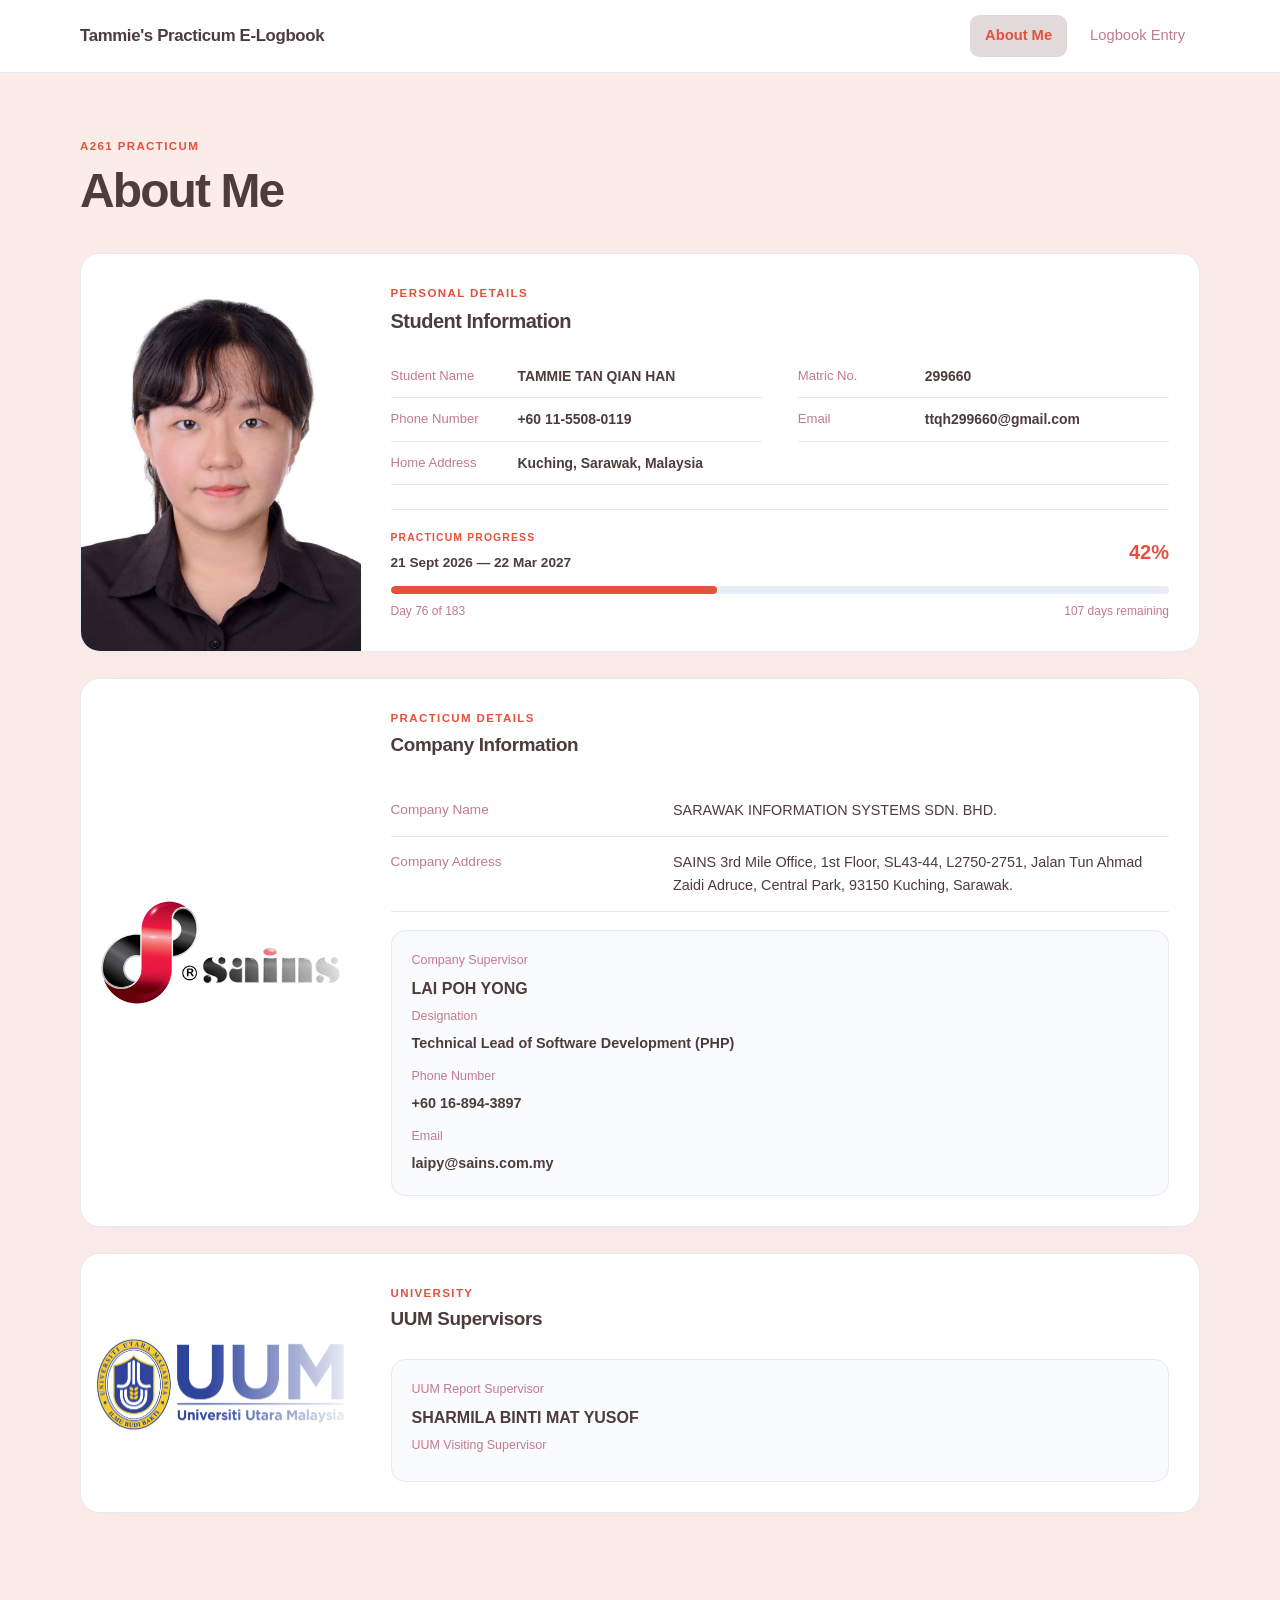
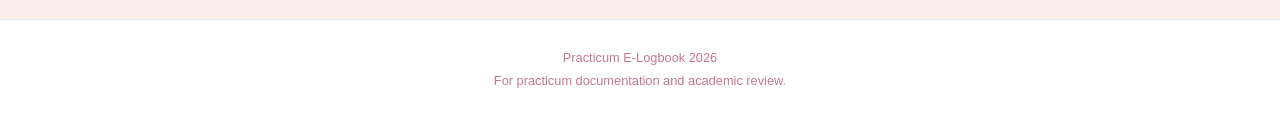
<file: index.html>
<!DOCTYPE html>
<html lang="en">
<head>
    <meta charset="UTF-8">
    <meta name="viewport" content="width=device-width, initial-scale=1.0">

    <title>Practicum E-Logbook | About Me</title>

    <link rel="stylesheet" href="assets/css/style.css">
</head>

<body>

    <!-- =========================
         HEADER / NAVIGATION
    ========================== -->
    <header class="site-header">
        <div class="navbar container">

            <a href="index.html" class="brand">
                Tammie's Practicum E-Logbook
            </a>

            <nav class="nav-menu">
                <a href="index.html" class="nav-link active">
                    About Me
                </a>

                <a href="logbook.html" class="nav-link">
                    Logbook Entry
                </a>
            </nav>

        </div>
    </header>


    <!-- =========================
         MAIN CONTENT
    ========================== -->
    <main class="container main-content">

        <!-- Page Introduction -->
        <section class="page-heading">
            <p class="eyebrow">A261 PRACTICUM</p>

            <h1>About Me</h1>

        </section>

<!-- ========================================
     STUDENT PROFILE + PRACTICUM PROGRESS
========================================= -->

<section
    class="about-profile"
    id="practicumProgress"
    data-start-date="2026-09-21"
    data-end-date="2027-03-22"
>

<!-- LEFT: PROFILE PHOTO -->

<div class="panel-visual profile-visual">

<img 
    alt="Student Profile Photo" 
    class="panel-image profile-image" 
    src="images/profile.jpg"/>
</div>


    <!-- RIGHT: INFORMATION -->
    <div class="about-profile-content">


        <!-- STUDENT INFORMATION -->

        <div class="about-section-heading">

            <p class="section-label">
                PERSONAL DETAILS
            </p>

            <h2>
                Student Information
            </h2>

        </div>


        <div class="student-details-grid">

            <div class="student-detail">
                <span>Student Name</span>
                <strong>TAMMIE TAN QIAN HAN</strong>
            </div>


            <div class="student-detail">
                <span>Matric No.</span>
                <strong>299660</strong>
            </div>


            <div class="student-detail">
                <span>Phone Number</span>
                <strong>+60 11-5508-0119</strong>
            </div>


            <div class="student-detail">
                <span>Email</span>
                <strong>ttqh299660@gmail.com</strong>
            </div>


            <div class="student-detail full-width">
                <span>Home Address</span>
                <strong>
                    Kuching, Sarawak, Malaysia
                </strong>
            </div>

        </div>



        <!-- PRACTICUM PROGRESS -->

        <div class="profile-progress">

            <div class="profile-progress-heading">

                <div>

                    <p class="progress-label">
                        PRACTICUM PROGRESS
                    </p>

                    <strong id="practicumDateRange">
                        21 Sept 2026 — 22 Mar 2027
                    </strong>

                </div>


                <span
                    class="profile-progress-percent"
                    id="progressPercentage"
                >
                    0%
                </span>

            </div>


            <div class="profile-progress-track">

                <div
                    class="profile-progress-fill"
                    id="progressFill"
                ></div>

            </div>


            <div class="profile-progress-footer">

                <span id="progressDay">
                    Day 0
                </span>

                <span id="remainingDays">
                    —
                </span>

            </div>

        </div>

    </div>

</section>
       

        <section>
            <!-- COMPANY INFORMATION -->
                <article class="info-card branded-panel">
                    <div class="panel-visual logo-visual">
                        <img alt="Company Logo placeholder" 
                             class="panel-image logo-image" 
                             src="images/logo_sains.png"/></div>
                             
                            <div class="panel-information">
                            <div class="card-heading">
                                <div>

                                    <p class="section-label">
                                        PRACTICUM DETAILS
                                    </p>

                                    <h2>Company Information</h2>

                                </div>
                            </div>


                <div class="info-list">

                    <div class="info-row">
                        <span class="info-label">
                            Company Name
                        </span>

                        <span class="info-value">
                            SARAWAK INFORMATION SYSTEMS SDN. BHD.
                        </span>
                    </div>


                    <div class="info-row">
                        <span class="info-label">
                            Company Address
                        </span>

                        <span class="info-value">
                            SAINS 3rd Mile Office, 
                            1st Floor, SL43-44, L2750-2751, 
                            Jalan Tun Ahmad Zaidi Adruce, 
                            Central Park, 93150 Kuching, Sarawak.
                        </span>
                    </div>

                    <div class="supervisor-grid">

                <!-- Supervisor 1 -->
                <div class="supervisor-item">

                    <p class="supervisor-title">
                        Company Supervisor
                    </p>

                    <h3>
                        LAI POH YONG
                    </h3>  
                    
                    <p class="supervisor-title">
                        Designation
                    </p>

                    <h4>
                        Technical Lead of Software Development (PHP)
                    </h4> 

                    <p class="supervisor-title">
                        Phone Number
                    </p>

                    <h4>
                        +60 16-894-3897
                    </h4> 

                     <p class="supervisor-title">
                        Email
                    </p>

                    <h4>
                        laipy@sains.com.my
                    </h4>

                </div> 
                </div>

            </article>

        </section>


        <!-- =========================
             UNIVERSITY SUPERVISORS
        ========================== -->

        <section class="info-card supervisor-card branded-panel">
        <div class="panel-visual logo-visual">
            <img alt="University Logo placeholder" 
            class="panel-image logo-image" 
            src="images/logo_uum.png"/>
        </div>

        <div class="panel-information">
        <div class="card-heading">
            <div>
                
                <p class="section-label">
                    UNIVERSITY
                </p>

                <h2>UUM Supervisors</h2>
            </div>

        </div>

            <div class="supervisor-grid">

                <!-- Supervisor 1 -->
                <div class="supervisor-item">

                    <p class="supervisor-title">
                        UUM Report Supervisor
                    </p>

                    <h3>
                        SHARMILA BINTI MAT YUSOF
                    </h3>  
                    
                    <p class="supervisor-title">
                        UUM Visiting Supervisor
                    </p>

                    <h3>
                        
                    </h3> 

                </div>


            </div>

        </section>

    </main>


    <!-- =========================
         FOOTER
    ========================== -->
    <footer class="site-footer">

        <div class="container">

            <p>
                Practicum E-Logbook
                <span id="currentYear"></span>
            </p>

            <p class="footer-note">
                For practicum documentation and academic review.
            </p>

        </div>

    </footer>
    <script src="assets/js/app.js"></script>

</body>
</html>
</file>
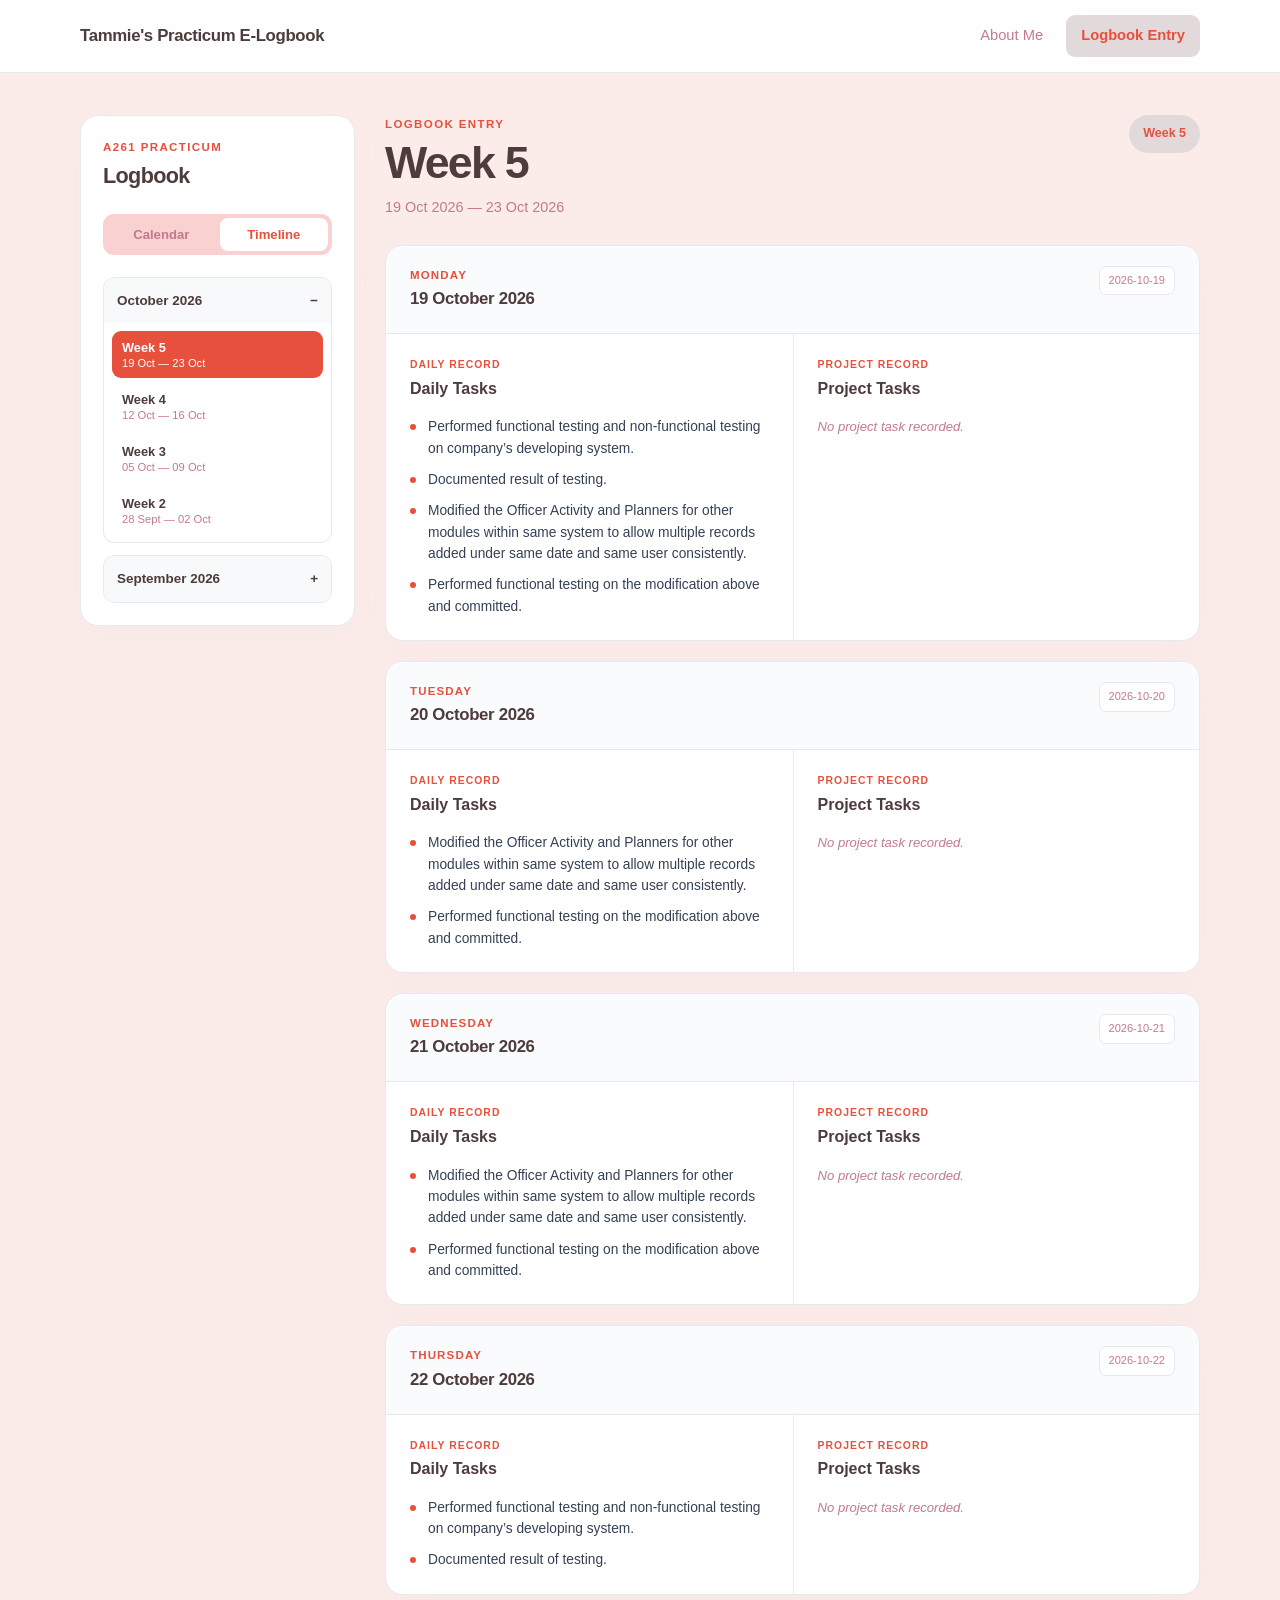
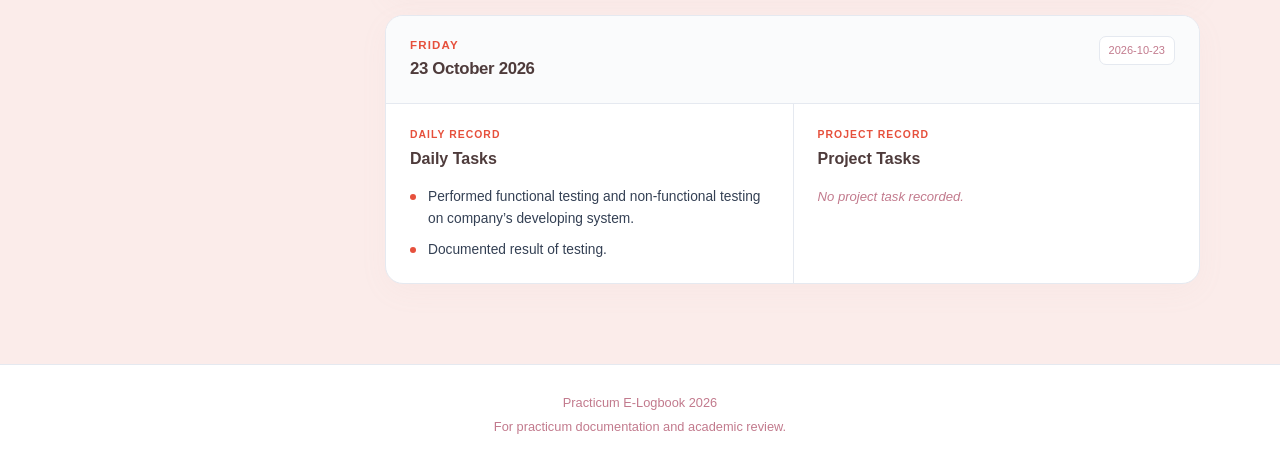
<file: logbook.html>
<!DOCTYPE html>
<html lang="en">

<head>

    <meta charset="UTF-8">

    <meta
        name="viewport"
        content="width=device-width, initial-scale=1.0"
    >

    <title>
        Practicum E-Logbook | Logbook Entry
    </title>


    <!-- Global CSS -->
    <link
        rel="stylesheet"
        href="assets/css/style.css"
    >


    <!-- Logbook CSS -->
    <link
        rel="stylesheet"
        href="assets/css/logbook.css"
    >

</head>


<body>


    <!-- =====================================
         HEADER
    ====================================== -->

    <header class="site-header">

        <div class="navbar container">

            <a
                href="index.html"
                class="brand"
            >
                Tammie's Practicum E-Logbook
            </a>


            <nav class="nav-menu">

                <a
                    href="index.html"
                    class="nav-link"
                >
                    About Me
                </a>


                <a
                    href="logbook.html"
                    class="nav-link active"
                >
                    Logbook Entry
                </a>

            </nav>

        </div>

    </header>



    <!-- =====================================
         MOBILE DRAWER BUTTON
    ====================================== -->

    <button
        class="week-drawer-toggle"
        id="weekDrawerToggle"
        type="button"
    >
        ☰
        <span>Browse Logbook</span>
    </button>


    <div
        class="week-drawer-overlay"
        id="weekDrawerOverlay"
    ></div>



    <!-- =====================================
         LOGBOOK APP

         If your official Week 1 starts
         10 August 2026, keep this date.

         If Week 1 should start 27 July,
         change it to 2026-07-27.
    ====================================== -->

    <main
        class="week-logbook container"
        id="logbookApp"
        data-practicum-start="2026-09-21"
    >


        <!-- =================================
             LEFT SIDEBAR
        ================================== -->

        <aside
            class="week-sidebar"
            id="weekSidebar"
        >


            <div class="week-sidebar-heading">

                <div>

                    <p class="section-label">
                        A261 PRACTICUM
                    </p>

                    <h2>
                        Logbook
                    </h2>

                </div>


                <button
                    class="week-drawer-close"
                    id="weekDrawerClose"
                    type="button"
                >
                    ×
                </button>

            </div>



            <!-- VIEW SWITCH -->

            <div class="logbook-view-switch">

                <button
                    class="logbook-view-button"
                    id="calendarViewButton"
                    type="button"
                >
                    Calendar
                </button>


                <button
                    class="logbook-view-button active"
                    id="timelineViewButton"
                    type="button"
                >
                    Timeline
                </button>

            </div>



            <!-- =================================
                 CALENDAR
            ================================== -->

            <div
                class="logbook-side-panel"
                id="calendarPanel"
                hidden
            >

                <div class="mini-calendar-header">

                    <button
                        id="previousMonth"
                        type="button"
                    >
                        ‹
                    </button>


                    <h3 id="calendarMonthTitle">
                        Month
                    </h3>


                    <button
                        id="nextMonth"
                        type="button"
                    >
                        ›
                    </button>

                </div>


                <div class="mini-calendar-weekdays">

                    <span>Mon</span>
                    <span>Tue</span>
                    <span>Wed</span>
                    <span>Thu</span>
                    <span>Fri</span>
                    <span>Sat</span>
                    <span>Sun</span>

                </div>


                <div
                    class="mini-calendar-grid"
                    id="calendarGrid"
                ></div>

            </div>



            <!-- =================================
                 TIMELINE
            ================================== -->

            <div
                class="logbook-side-panel"
                id="timelinePanel"
            >

                <div
                    class="week-timeline"
                    id="weekTimeline"
                >

                    <p class="logbook-loading">
                        Loading logbook...
                    </p>

                </div>

            </div>


        </aside>



        <!-- =================================
             RIGHT CONTENT
        ================================== -->

        <section class="week-content">


            <header class="week-content-heading">

                <div>

                    <p class="section-label">
                        LOGBOOK ENTRY
                    </p>


                    <h1 id="weekTitle">
                        Week
                    </h1>


                    <p id="weekDateRange">
                        Select a week to view logbook entries.
                    </p>

                </div>


                <div
                    class="week-number-badge"
                    id="weekNumberBadge"
                >
                    Week
                </div>

            </header>



            <!-- Monday - Friday inserted here -->

            <div
                class="week-entry-list"
                id="weekEntryList"
            ></div>


        </section>


    </main>



    <!-- =====================================
         FOOTER
    ====================================== -->

    <footer class="site-footer">

        <div class="container">

            <p>
                Practicum E-Logbook
                <span id="currentYear"></span>
            </p>

            <p class="footer-note">
                For practicum documentation and academic review.
            </p>

        </div>

    </footer>



    <script src="assets/js/app.js"></script>
    <script src="assets/js/logbook.js"></script>


</body>

</html>
</file>
<file: assets/css/style.css>
/* ========================================
   GLOBAL
======================================== */

:root {
    --background: #fbecea;
    --surface: #ffffff;

    --text-primary: #4e3b3b;
    --text-secondary: #c27a8d;

    --border: #e5e9f0;

    --primary: #e6503c;
    --primary-dark: #e7caba;
    --primary-light: #e2dada;

    --shadow:
        0 8px 30px rgba(200, 169, 169, 0.056);

    --radius-lg: 20px;
    --radius-md: 14px;
}


* {
    box-sizing: border-box;
    margin: 0;
    padding: 0;
}


html {
    scroll-behavior: smooth;
}


body {
    font-family:
        Inter,
        -apple-system,
        BlinkMacSystemFont,
        "Segoe UI",
        Arial,
        sans-serif;

    background: var(--background);
    color: var(--text-primary);

    line-height: 1.6;
}


a {
    color: inherit;
    text-decoration: none;
}


.container {
    width: min(1120px, calc(100% - 40px));
    margin: 0 auto;
}



/* ========================================
   HEADER
======================================== */

.site-header {
    background: rgba(255, 255, 255, 0.95);
    border-bottom: 1px solid var(--border);

    position: sticky;
    top: 0;

    z-index: 100;
}


.navbar {
    min-height: 72px;

    display: flex;
    align-items: center;
    justify-content: space-between;
}


.brand {
    font-size: 1.05rem;
    font-weight: 700;

    letter-spacing: -0.02em;
}


.nav-menu {
    display: flex;
    align-items: center;

    gap: 8px;
}


.nav-link {
    padding: 9px 15px;

    border-radius: 9px;

    color: var(--text-secondary);

    font-size: 0.92rem;
    font-weight: 500;

    transition: 0.2s ease;
}


.nav-link:hover {
    background: var(--primary-light);
    color: var(--primary);
}


.nav-link.active {
    background: var(--primary-light);
    color: var(--primary);

    font-weight: 600;
}



/* ========================================
   MAIN CONTENT
======================================== */

.main-content {
    padding-top: 64px;
    padding-bottom: 80px;
}


.page-heading {
    max-width: 700px;

    margin-bottom: 34px;
}


.eyebrow,
.section-label {
    color: var(--primary);

    font-size: 0.72rem;
    font-weight: 700;

    letter-spacing: 0.12em;

    text-transform: uppercase;
}


.page-heading h1 {
    margin-top: 8px;

    font-size: clamp(2rem, 5vw, 3rem);

    letter-spacing: -0.04em;

    line-height: 1.15;
}


.page-heading > p:last-child {
    color: var(--text-secondary);

    margin-top: 12px;

    font-size: 1rem;
}



/* ========================================
   PROGRESS CARD
======================================== */

.progress-card {
    background:
        linear-gradient(
            135deg,
            #172033,
            #0e162e
        );

    color: rgb(238, 173, 173);

    padding: 30px;

    border-radius: var(--radius-lg);

    box-shadow: var(--shadow);

    margin-bottom: 26px;
}


.progress-header {
    display: flex;
    align-items: flex-start;
    justify-content: space-between;

    gap: 20px;
}


.progress-card .section-label {
    color: #b4c3f9;
}


.progress-header h2 {
    margin-top: 5px;

    font-size: 1.5rem;

    letter-spacing: -0.03em;
}


.progress-percentage {
    font-size: 2rem;
    font-weight: 700;

    letter-spacing: -0.04em;
}


.practicum-period {
    margin-top: 26px;

    display: flex;
    justify-content: space-between;

    gap: 20px;

    color: #c7cedd;

    font-size: 0.9rem;
}


.practicum-period strong {
    color: white;

    font-weight: 600;
}


.progress-track {
    height: 10px;

    margin-top: 14px;

    background: rgba(255, 255, 255, 0.15);

    border-radius: 999px;

    overflow: hidden;
}


.progress-fill {
    width: 0%;
    height: 100%;

    background: #ffffff;

    border-radius: inherit;

    transition: width 0.6s ease;
}


.progress-footer {
    margin-top: 12px;

    display: flex;
    justify-content: space-between;

    color: #c7cedd;

    font-size: 0.82rem;
}



/* ========================================
   INFORMATION
======================================== */

.information-grid {
    display: grid;

    grid-template-columns:
        repeat(2, minmax(0, 1fr));

    gap: 26px;

    margin-bottom: 26px;
}


.info-card {
    background: var(--surface);

    border: 1px solid var(--border);

    border-radius: var(--radius-lg);

    padding: 28px;

    box-shadow: var(--shadow);
}


.card-heading {
    display: flex;
    align-items: center;

    gap: 14px;

    margin-bottom: 25px;
}


.card-heading h2 {
    margin-top: 2px;

    font-size: 1.18rem;

    letter-spacing: -0.02em;
}


.card-number {
    width: 42px;
    height: 42px;

    flex-shrink: 0;

    display: grid;
    place-items: center;

    background: var(--primary-light);
    color: var(--primary);

    border-radius: 12px;

    font-size: 0.78rem;
    font-weight: 700;
}


.info-list {
    display: flex;
    flex-direction: column;
}


.info-row {
    display: grid;

    grid-template-columns:
        minmax(120px, 0.8fr)
        minmax(0, 1.5fr);

    gap: 18px;

    padding: 14px 0;

    border-bottom: 1px solid var(--border);
}


.info-row:last-child {
    border-bottom: 0;
}


.info-label {
    color: var(--text-secondary);

    font-size: 0.85rem;
}


.info-value {
    font-size: 0.9rem;
    font-weight: 500;

    overflow-wrap: anywhere;
}

/* ========================================
   UNIVERSITY SUPERVISOR
======================================== */

.supervisor-card {
    margin-bottom: 0;
}


.supervisor-grid {
    display: grid;

    grid-template-columns:
        repeat(2, minmax(0, 1fr));

    gap: 20px;
}


.supervisor-item {
    padding: 20px;

    border: 1px solid var(--border);

    background: #fafbfc;

    border-radius: var(--radius-md);
}


.supervisor-title {
    color: var(--text-secondary);

    font-size: 0.78rem;

    margin-bottom: 5px;
}


.supervisor-item h3 {
    font-size: 1rem;

    margin-bottom: 5px;
}


.supervisor-item > p:not(.supervisor-title) {
    color: var(--text-secondary);

    font-size: 0.85rem;
}


.supervisor-item a {
    display: inline-block;

    margin-top: 10px;

    color: var(--primary);

    font-size: 0.85rem;
    font-weight: 500;
}

/* ========================================
   FOOTER
======================================== */

.site-footer {
    padding: 28px 0;

    background: white;

    border-top: 1px solid var(--border);

    color: var(--text-secondary);

    text-align: center;

    font-size: 0.8rem;
}


.footer-note {
    margin-top: 3px;
}

/* ========================================
   TABLET
======================================== */

@media (max-width: 850px) {

    .information-grid {
        grid-template-columns: 1fr;
    }


    .supervisor-grid {
        grid-template-columns: 1fr;
    }

}



/* ========================================
   MOBILE
======================================== */

@media (max-width: 600px) {

    .container {
        width: min(100% - 28px, 1120px);
    }


    .navbar {
        min-height: auto;

        padding-top: 14px;
        padding-bottom: 14px;

        flex-direction: column;
        align-items: flex-start;

        gap: 12px;
    }


    .nav-menu {
        width: 100%;
    }


    .nav-link {
        flex: 1;

        text-align: center;
    }


    .main-content {
        padding-top: 40px;
        padding-bottom: 50px;
    }


    .progress-card {
        padding: 22px;
    }


    .progress-percentage {
        font-size: 1.6rem;
    }


    .practicum-period {
        flex-direction: column;

        gap: 3px;
    }


    .info-card {
        padding: 22px;
    }


    .info-row {
        grid-template-columns: 1fr;

        gap: 4px;
    }


    .progress-footer {
        flex-direction: column;

        gap: 2px;
    }


/* ========================================
   COMPACT PRACTICUM PROGRESS
======================================== */

.compact-progress {
    padding: 18px 22px;

    margin-bottom: 24px;

    border-radius: 16px;
}


.compact-progress-top {
    display: flex;

    justify-content: space-between;
    align-items: center;

    gap: 20px;

    margin-bottom: 12px;
}


.progress-small-label {
    display: block;

    color: #aabcfb;

    font-size: 0.68rem;
    font-weight: 700;

    letter-spacing: 0.12em;

    margin-bottom: 2px;
}


.compact-progress-top strong {
    font-size: 0.9rem;
}


.compact-percentage {
    font-size: 1.35rem !important;
}

}

/* ========================================
   ABOUT ME - PROFILE HEADER
======================================== */

.about-profile {
    display: grid;

    grid-template-columns:
        155px
        minmax(0, 1fr);

    gap: 30px;

    align-items: start;

    background: #ffffff;

    border: 1px solid var(--border);

    border-radius: var(--radius-lg);

    box-shadow: var(--shadow);

    padding: 30px;

    margin-bottom: 26px;
}



/* ========================================
   PROFILE PHOTO
======================================== */

.about-photo-column {
    width: 155px;

    display: flex;

    justify-content: flex-start;
    align-items: flex-start;
}


.student-photo {
    display: block;

    width: 135px !important;
    height: 170px !important;

    min-width: 135px;
    max-width: 135px !important;

    object-fit: cover;

    border-radius: 14px;

    border: 1px solid var(--border);

    box-shadow:
        0 5px 18px
        rgba(16, 24, 40, 0.08);
}



/* ========================================
   STUDENT INFORMATION
======================================== */

.about-profile-content {
    min-width: 0;
}


.about-section-heading {
    margin-bottom: 18px;
}


.about-section-heading h2 {
    margin-top: 3px;

    font-size: 1.25rem;

    letter-spacing: -0.025em;
}


.student-details-grid {
    display: grid;

    grid-template-columns:
        repeat(2, minmax(0, 1fr));

    column-gap: 36px;
    row-gap: 0;
}


.student-detail {
    display: grid;

    grid-template-columns:
        115px
        minmax(0, 1fr);

    gap: 12px;

    align-items: start;

    padding: 10px 0;

    border-bottom: 1px solid var(--border);
}


.student-detail.full-width {
    grid-column: 1 / -1;
}


.student-detail span {
    color: var(--text-secondary);

    font-size: 0.82rem;
}


.student-detail strong {
    color: var(--text-primary);

    font-size: 0.87rem;
    font-weight: 600;

    overflow-wrap: anywhere;
}



/* ========================================
   PRACTICUM PROGRESS INSIDE PROFILE
======================================== */

.profile-progress {
    margin-top: 24px;

    padding-top: 20px;

    border-top: 1px solid var(--border);
}


.profile-progress-heading {
    display: flex;

    justify-content: space-between;
    align-items: center;

    gap: 20px;
}


.progress-label {
    margin-bottom: 3px;

    color: var(--primary);

    font-size: 0.65rem;
    font-weight: 700;

    letter-spacing: 0.11em;
}


.profile-progress-heading strong {
    font-size: 0.85rem;

    color: var(--text-primary);
}


.profile-progress-percent {
    color: var(--primary);

    font-size: 1.25rem;
    font-weight: 700;
}


.profile-progress-track {
    width: 100%;
    height: 8px;

    margin-top: 11px;

    overflow: hidden;

    border-radius: 999px;

    background: #e9edf5;
}


.profile-progress-fill {
    width: 0%;
    height: 100%;

    border-radius: inherit;

    background: var(--primary);

    transition: width 0.5s ease;
}


.profile-progress-footer {
    display: flex;

    justify-content: space-between;

    margin-top: 8px;

    color: var(--text-secondary);

    font-size: 0.75rem;
}



/* ========================================
   ABOUT PROFILE - TABLET
======================================== */

@media (max-width: 850px) {

    .student-details-grid {
        grid-template-columns: 1fr;
    }


    .student-detail.full-width {
        grid-column: auto;
    }

}

/* ========================================
   ABOUT PROFILE - MOBILE
======================================== */

@media (max-width: 600px) {

    .about-profile {
        grid-template-columns:
            95px
            minmax(0, 1fr);

        gap: 16px;

        padding: 20px;
    }


    .about-photo-column {
        width: 95px;
    }


    .student-photo {
        width: 90px !important;
        height: 115px !important;

        min-width: 90px;
        max-width: 90px !important;
    }


    .student-detail {
        grid-template-columns: 1fr;

        gap: 2px;

        padding: 8px 0;
    }


    .profile-progress-heading {
        align-items: flex-start;
    }


    .profile-progress-footer {
        flex-direction: column;

        gap: 2px;
    }

}

/* ABOUT ME: BETTER LAYOUT. */
    .about-profile,
    .info-card.branded-panel {
        display: grid;
        grid-template-columns: minmax(190px, 25%) minmax(0, 1fr);
        gap: 0;
        padding: 0;
        align-items: stretch;
        overflow: hidden;
        background: var(--surface);
        border-radius: var(--radius-lg);
        margin-bottom: 26px;
    }
    .panel-visual { 
        position: relative; 
        min-width: 0; 
        min-height: 240px; 
        background: #ffffff; 
    }

    .panel-image { 
        display: block; 
        width: 100%; 
        height: 100%; 
    }

    .profile-image { 
        position: absolute; 
        inset: 0; object-fit: cover; 
        object-position: center; 
    }

    .about-profile-content,

    .panel-information { 
        min-width: 0; 
        padding: 30px; 
    }

    .logo-visual { background: linear-gradient(90deg, #ffffff, var(--surface)); 
    }
    
    .logo-image { 
        position: absolute; 
        inset: 0; 
        object-fit: contain; 
        padding: 24px 12px; 
    }

    .logo-visual::after {
        content: "";
        position: absolute;
        inset: 0;
        pointer-events: none;
        background: linear-gradient(90deg, transparent 45%, var(--surface) 100%);
    }

    .branded-panel .supervisor-grid { 
        grid-template-columns: minmax(0, 1fr); margin-top: 18px; 
    }

    .branded-panel .supervisor-item h4 { 
        font-size: .9rem; 
        font-weight: 600; 
        overflow-wrap: anywhere; 
        margin-bottom: 12px; 
    }

    .branded-panel .supervisor-item h4:last-child { 
        margin-bottom: 0; 
    }

    @media (max-width: 1050px) {
        .student-details-grid { grid-template-columns: minmax(0, 1fr); }
    }

    @media (max-width: 600px) {
        .about-profile,
        .info-card.branded-panel { grid-template-columns: minmax(0, 1fr); }
        .profile-visual { min-height: 0; height: 260px; }
        .profile-image { object-position: center 35%; }
        .logo-visual { min-height: 0; height: 180px; }
        .logo-image { padding: 12px 24px; }
        .logo-visual::after { background: linear-gradient(180deg, transparent 45%, var(--surface) 100%); }
        .about-profile-content,
        .panel-information { padding: 22px; }
    }
</file>
<file: assets/css/logbook.css>
/* ========================================
   LOGBOOK GLOBAL
======================================== */

[hidden] {
    display: none !important;
}


.week-logbook {
    display: grid;

    grid-template-columns:
        275px
        minmax(0, 1fr);

    gap: 30px;

    padding-top: 42px;
    padding-bottom: 80px;

    min-height: calc(100vh - 72px);
}



/* ========================================
   SIDEBAR
======================================== */

.week-sidebar {
    position: sticky;

    top: 95px;

    align-self: start;

    max-height: calc(100vh - 115px);

    overflow-y: auto;

    background: #ffffff;

    border: 1px solid var(--border);

    border-radius: 18px;

    box-shadow: var(--shadow);

    padding: 22px;
}


.week-sidebar-heading {
    display: flex;

    align-items: flex-start;
    justify-content: space-between;

    gap: 15px;

    margin-bottom: 20px;
}


.week-sidebar-heading h2 {
    margin-top: 3px;

    font-size: 1.35rem;

    letter-spacing: -0.03em;
}


.week-drawer-close {
    display: none;

    border: 0;

    background: transparent;

    font-size: 1.8rem;

    color: var(--text-secondary);

    cursor: pointer;
}



/* ========================================
   VIEW SWITCH
======================================== */

.logbook-view-switch {
    display: grid;

    grid-template-columns:
        1fr
        1fr;

    gap: 4px;

    padding: 4px;

    margin-bottom: 22px;

    border-radius: 11px;

    background: #f9d1d1;
}


.logbook-view-button {
    border: 0;

    padding: 9px 8px;

    border-radius: 8px;

    background: transparent;

    color: var(--text-secondary);

    font-family: inherit;

    font-size: 0.82rem;
    font-weight: 600;

    cursor: pointer;
}


.logbook-view-button.active {
    background: white;

    color: var(--primary);

    box-shadow:
        0 2px 7px
        rgba(237, 243, 255, 0);
}



/* ========================================
   TIMELINE
======================================== */

.week-timeline {
    display: flex;

    flex-direction: column;

    gap: 12px;
}


.timeline-month {
    overflow: hidden;

    border: 1px solid var(--border);

    border-radius: 11px;
}


.timeline-month-heading {
    position: relative;

    list-style: none;

    padding: 12px 36px 12px 13px;

    background: #f8f9fb;

    color: var(--text-primary);

    font-size: 0.84rem;
    font-weight: 700;

    cursor: pointer;
}


.timeline-month-heading::-webkit-details-marker {
    display: none;
}


.timeline-month-heading::after {
    content: "+";

    position: absolute;

    right: 13px;
}


.timeline-month[open]
.timeline-month-heading::after {
    content: "−";
}


.timeline-week-list {
    display: flex;

    flex-direction: column;

    gap: 5px;

    padding: 8px;
}


.timeline-week-button {
    width: 100%;

    display: flex;

    flex-direction: column;

    align-items: flex-start;

    gap: 2px;

    border: 0;

    border-radius: 9px;

    padding: 9px 10px;

    background: transparent;

    text-align: left;

    cursor: pointer;

    font-family: inherit;

    transition: 0.18s ease;
}


.timeline-week-button strong {
    color: var(--text-primary);

    font-size: 0.8rem;
}


.timeline-week-button span {
    color: var(--text-secondary);

    font-size: 0.7rem;
}


.timeline-week-button:hover {
    background: var(--primary-light);
}


.timeline-week-button.selected {
    background: var(--primary);
}


.timeline-week-button.selected strong,
.timeline-week-button.selected span {
    color: white;
}



/* ========================================
   MINI CALENDAR
======================================== */

.mini-calendar-header {
    display: grid;

    grid-template-columns:
        34px
        1fr
        34px;

    align-items: center;

    gap: 8px;

    margin-bottom: 15px;
}


.mini-calendar-header h3 {
    text-align: center;

    font-size: 0.88rem;
}


.mini-calendar-header button {
    width: 34px;
    height: 34px;

    border: 1px solid var(--border);

    border-radius: 8px;

    background: white;

    color: var(--text-secondary);

    font-size: 1.1rem;

    cursor: pointer;
}


.mini-calendar-weekdays,
.mini-calendar-grid {
    display: grid;

    grid-template-columns:
        repeat(7, 1fr);

    gap: 4px;
}


.mini-calendar-weekdays {
    margin-bottom: 6px;
}


.mini-calendar-weekdays span {
    text-align: center;

    font-size: 0.61rem;
    font-weight: 600;

    color: var(--text-secondary);
}


.mini-calendar-empty,
.mini-calendar-day {
    aspect-ratio: 1;

    display: grid;

    place-items: center;
}


.mini-calendar-day {
    border: 0;

    border-radius: 7px;

    background: transparent;

    color: var(--text-secondary);

    font-family: inherit;

    font-size: 0.7rem;

    cursor: pointer;
}


.mini-calendar-day:hover {
    background: var(--primary-light);

    color: var(--primary);
}


.mini-calendar-day.has-entry {
    font-weight: 700;

    color: var(--primary);

    background: var(--primary-light);
}


.mini-calendar-day.selected-week {
    outline: 1px solid var(--primary);

    outline-offset: -1px;
}


.mini-calendar-day.today {
    box-shadow:
        inset 0 0 0 2px
        var(--primary);
}



/* ========================================
   MAIN WEEK CONTENT
======================================== */

.week-content {
    min-width: 0;
}


.week-content-heading {
    display: flex;

    align-items: flex-start;
    justify-content: space-between;

    gap: 20px;

    margin-bottom: 26px;
}


.week-content-heading h1 {
    margin-top: 5px;

    font-size:
        clamp(2rem, 5vw, 2.8rem);

    letter-spacing: -0.04em;

    line-height: 1.1;
}


.week-content-heading > div > p:last-child {
    margin-top: 8px;

    color: var(--text-secondary);

    font-size: 0.9rem;
}


.week-number-badge {
    flex-shrink: 0;

    padding: 9px 14px;

    border-radius: 999px;

    background: var(--primary-light);

    color: var(--primary);

    font-size: 0.78rem;
    font-weight: 700;
}



/* ========================================
   WEEKDAY ENTRY
======================================== */

.week-entry-list {
    display: flex;

    flex-direction: column;

    gap: 20px;
}


.weekday-entry-card {
    overflow: hidden;

    background: white;

    border: 1px solid var(--border);

    border-radius: 18px;

    box-shadow: var(--shadow);
}


.weekday-entry-header {
    display: flex;

    justify-content: space-between;
    align-items: flex-start;

    gap: 20px;

    padding: 20px 24px;

    border-bottom: 1px solid var(--border);

    background: #fafbfc;
}


.weekday-name {
    margin-bottom: 2px;

    color: var(--primary);

    font-size: 0.72rem;
    font-weight: 800;

    letter-spacing: 0.1em;

    text-transform: uppercase;
}


.weekday-entry-header h2 {
    font-size: 1.05rem;

    letter-spacing: -0.02em;
}


.weekday-date-code {
    flex-shrink: 0;

    padding: 5px 9px;

    background: white;

    border: 1px solid var(--border);

    border-radius: 7px;

    color: var(--text-secondary);

    font-size: 0.69rem;
}



/* ========================================
   DAILY / PROJECT TASK GRID
======================================== */

.weekday-task-grid {
    display: grid;

    grid-template-columns:
        repeat(2, minmax(0, 1fr));
}


.weekday-task-section {
    padding: 23px 24px;
}


.weekday-task-section
+
.weekday-task-section {
    border-left: 1px solid var(--border);
}


.weekday-task-heading {
    margin-bottom: 15px;
}


.weekday-task-heading p {
    color: var(--primary);

    font-size: 0.65rem;
    font-weight: 700;

    letter-spacing: 0.1em;
}


.weekday-task-heading h3 {
    margin-top: 2px;

    font-size: 1rem;
}


.weekday-task-list {
    display: flex;

    flex-direction: column;

    gap: 10px;

    list-style: none;
}


.weekday-task-list li {
    position: relative;

    padding-left: 18px;

    color: #344054;

    font-size: 0.86rem;

    line-height: 1.55;
}


.weekday-task-list li::before {
    content: "";

    position: absolute;

    top: 8px;
    left: 0;

    width: 6px;
    height: 6px;

    border-radius: 50%;

    background: var(--primary);
}


.weekday-task-empty {
    color: var(--text-secondary);

    font-size: 0.82rem;

    font-style: italic;
}



/* ========================================
   EMPTY DAY
======================================== */

.no-entry-state {
    display: flex;

    flex-direction: column;

    gap: 3px;

    padding: 23px 24px;

    color: var(--text-secondary);

    font-size: 0.84rem;
}


.no-entry-state strong {
    color: var(--text-primary);

    font-size: 0.86rem;
}


.logbook-loading,
.logbook-error {
    padding: 14px;

    color: var(--text-secondary);

    font-size: 0.8rem;
}



/* ========================================
   DRAWER BUTTON
======================================== */

.week-drawer-toggle,
.week-drawer-overlay {
    display: none;
}



/* ========================================
   TABLET
======================================== */

@media (max-width: 900px) {

    .week-logbook {
        grid-template-columns:
            235px
            minmax(0, 1fr);

        gap: 20px;
    }


    .weekday-task-grid {
        grid-template-columns: 1fr;
    }


    .weekday-task-section
    +
    .weekday-task-section {
        border-left: 0;

        border-top: 1px solid var(--border);
    }

}



/* ========================================
   MOBILE
======================================== */

@media (max-width: 720px) {

    .week-logbook {
        display: block;

        padding-top: 32px;
    }


    .week-sidebar {
        position: fixed;

        top: 0;
        left: 0;

        z-index: 300;

        width: min(320px, 88vw);

        height: 100vh;

        max-height: none;

        border-radius: 0;

        transform:
            translateX(-105%);

        transition:
            transform 0.25s ease;
    }


    .week-sidebar.open {
        transform:
            translateX(0);
    }


    .week-drawer-close {
        display: block;
    }


    .week-drawer-toggle {
        display: flex;

        position: fixed;

        left: 15px;
        bottom: 18px;

        z-index: 250;

        align-items: center;

        gap: 7px;

        border: 0;

        border-radius: 999px;

        padding: 12px 16px;

        background: var(--primary);

        color: white;

        box-shadow:
            0 8px 25px
            rgba(49, 94, 251, 0.28);

        font-family: inherit;

        font-size: 0.8rem;
        font-weight: 600;
    }


    .week-drawer-overlay {
        display: block;

        position: fixed;

        inset: 0;

        z-index: 290;

        visibility: hidden;

        opacity: 0;

        background:
            rgba(15, 23, 42, 0.42);

        transition:
            opacity 0.25s ease;
    }


    .week-drawer-overlay.open {
        visibility: visible;

        opacity: 1;
    }


    .week-content-heading {
        flex-direction: column;
    }


    .weekday-entry-header {
        padding: 18px;

        flex-direction: column;

        gap: 9px;
    }


    .weekday-task-section {
        padding: 20px 18px;
    }


    .weekday-date-code {
        align-self: flex-start;
    }

}
</file>
